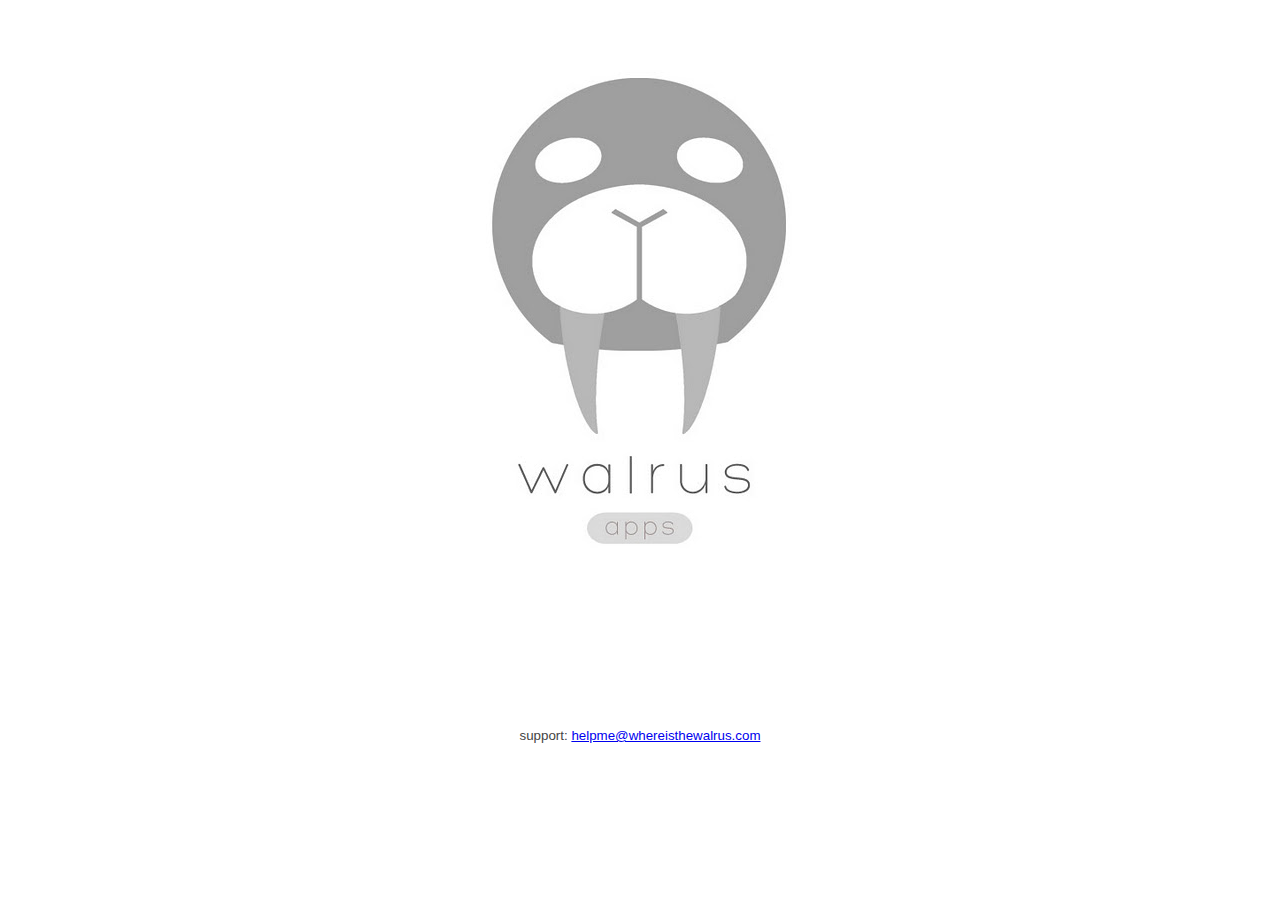
<file: index.html>
<html>
  <head>
    <title>Walrus Apps</title>
    <link rel="stylesheet" type="text/css" href="css/default.css" />
    <script type="text/javascript">
      var _gaq = _gaq || [];
      _gaq.push(['_setAccount', 'UA-30451047-1']);
      _gaq.push(['_trackPageview']);

      (function() {
        var ga = document.createElement('script'); ga.type = 'text/javascript'; ga.async = true;
        ga.src = ('https:' == document.location.protocol ? 'https://ssl' : 'http://www') + '.google-analytics.com/ga.js';
        var s = document.getElementsByTagName('script')[0]; s.parentNode.insertBefore(ga, s);
      })();
    </script>
  </head>
  <body>
    <img src="images/walrus.jpg" class="logo" />
    <p class="support">
      support: <a href="mailto:helpme@whereisthewalrus.com">helpme@whereisthewalrus.com</a>
    </p>
  </body>
</html>
</file>
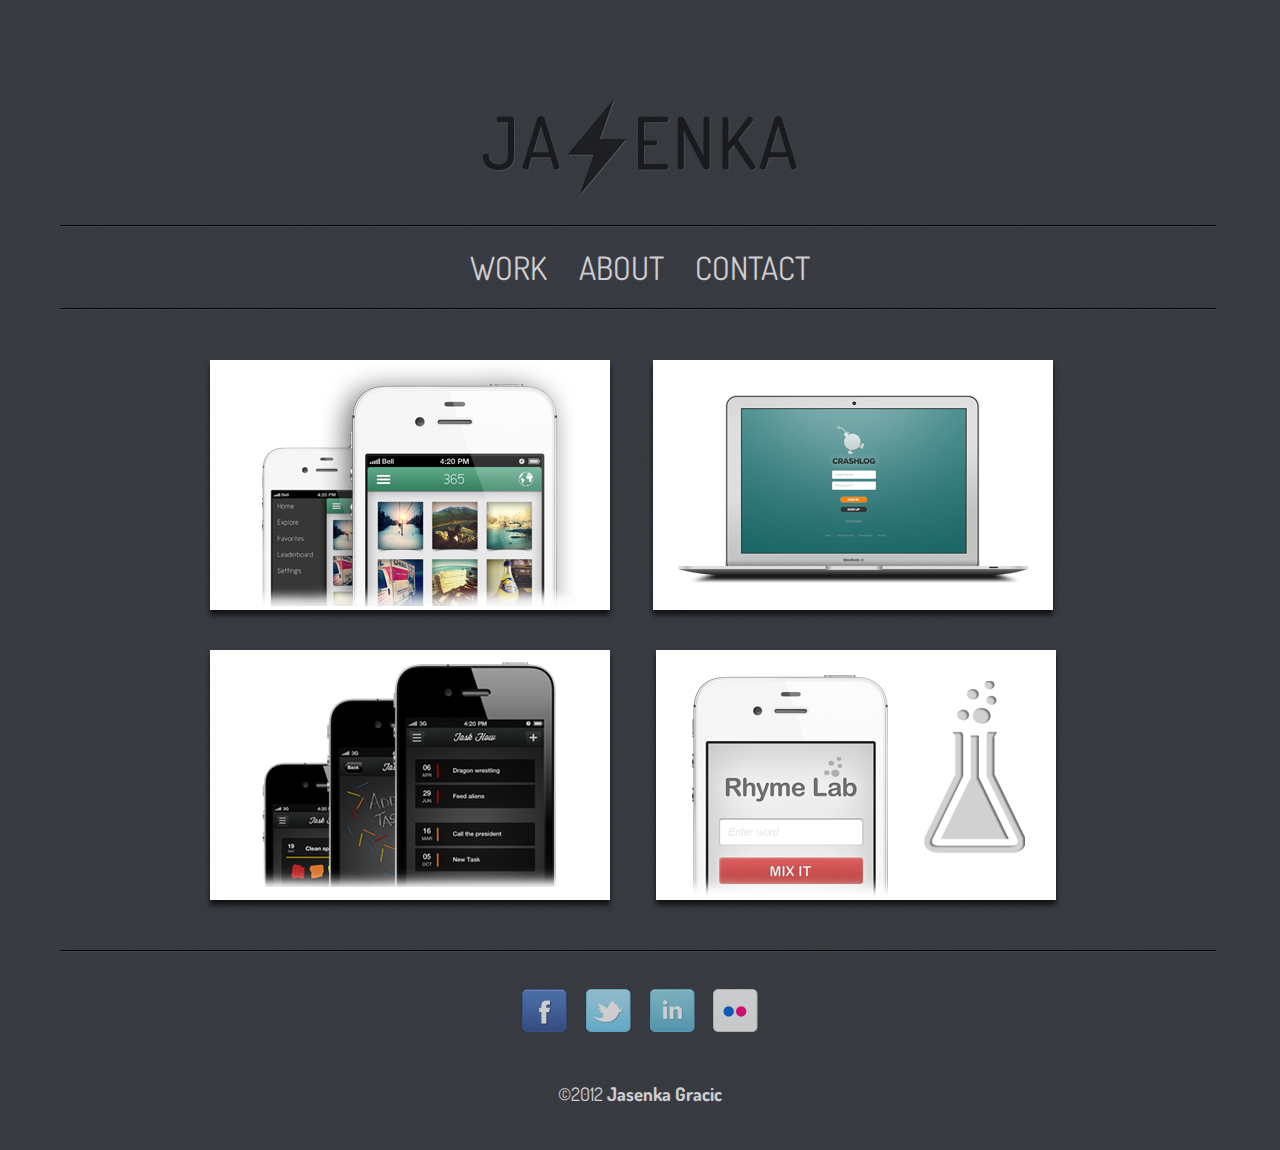
<file: jasenka/index.html>
<!DOCTYPE html>
<html lang="en">
	<head>
		<meta charset="utf-8" />

		<!-- Always force latest IE rendering engine (even in intranet) & Chrome Frame
		Remove this if you use the .htaccess -->
		<meta http-equiv="X-UA-Compatible" content="IE=edge,chrome=1" />

		<title>i am jasenka</title>
		<meta name="description" content="" />
		<meta name="author" content="THE LAB" />

		<meta name="viewport" content="width=device-width; initial-scale=1.0" />

		<!-- Replace favicon.ico & apple-touch-icon.png in the root of your domain and delete these references -->
		<link rel="shortcut icon" href="/favicon.ico" />
		<link rel="apple-touch-icon" href="/apple-touch-icon.png" />
		<link href='http://fonts.googleapis.com/css?family=Dosis:400,700' rel='stylesheet' type='text/css'>
		<link rel="stylesheet" href="style.css" type="text/css">
		<link href="css/lightbox.css" rel="stylesheet" />
		<script src="js/jquery-1.7.2.min.js"></script>
		<script src="js/lightbox.js"></script>

	</head>

	<body>

		<div>
			<header></header>
			<div class="line"></div>

			<nav>
				<a href="index.html">Work</a>
				<a href="about.html">About</a>
				<a href="#">Contact</a>
			</nav>

			<div class="line"></div>

			<div class="thebigbadbox">
				<div class="littleboxesonahillside">
					<div class="overlay">
						<p>
							365 DAYS
						</p>
					</div>
					<a href="images/365-full.png" rel="lightbox" title="365 Days for iOS"> <img src="images/365.png"> </a>
				</div>

				<a href="images/crashlog-full.png" rel="lightbox" title="Crashlog Beta (Web)">
				<div class="littleboxesonahillside">
					<div class="overlay">
						<p>
							CRASHLOG
						</p>
					</div>
					<img src="images/crashlog.png">
				</div> </a>

				<a href="images/taskflow-full.png" rel="lightbox" title="TaskFlow for iOS">
				<div class="littleboxesonahillside">
					<div class="overlay">
						<p>
							TASKFLOW
						</p>
					</div>
					<img src="images/taskflow.png">
				</div> </a>

				<a href="images/rhymelab-full.png" rel="lightbox" title="Rhyme Lab for iOS">
				<div class="littleboxesonahillside">
					<div class="overlay">
						<p>
							RHYME LAB
						</p>
					</div>
					<img src="images/rhymelab.png">
				</div> </a>

			</div>

			<div class="line"></div>

			<footer>

					<a href="#"><img src="images/facebook.png"></a>
					<a href="#"><img src="images/twitter.png"></a>
					<a href="#"><img src="images/linkedin.png"></a>
					<a href="#"><img src="images/flickr.png"></a>

<p>&copy;2012 <b>Jasenka Gracic</b></p>
				
			</footer>

		</div>

	</body>

	</style>
</html>
</file>
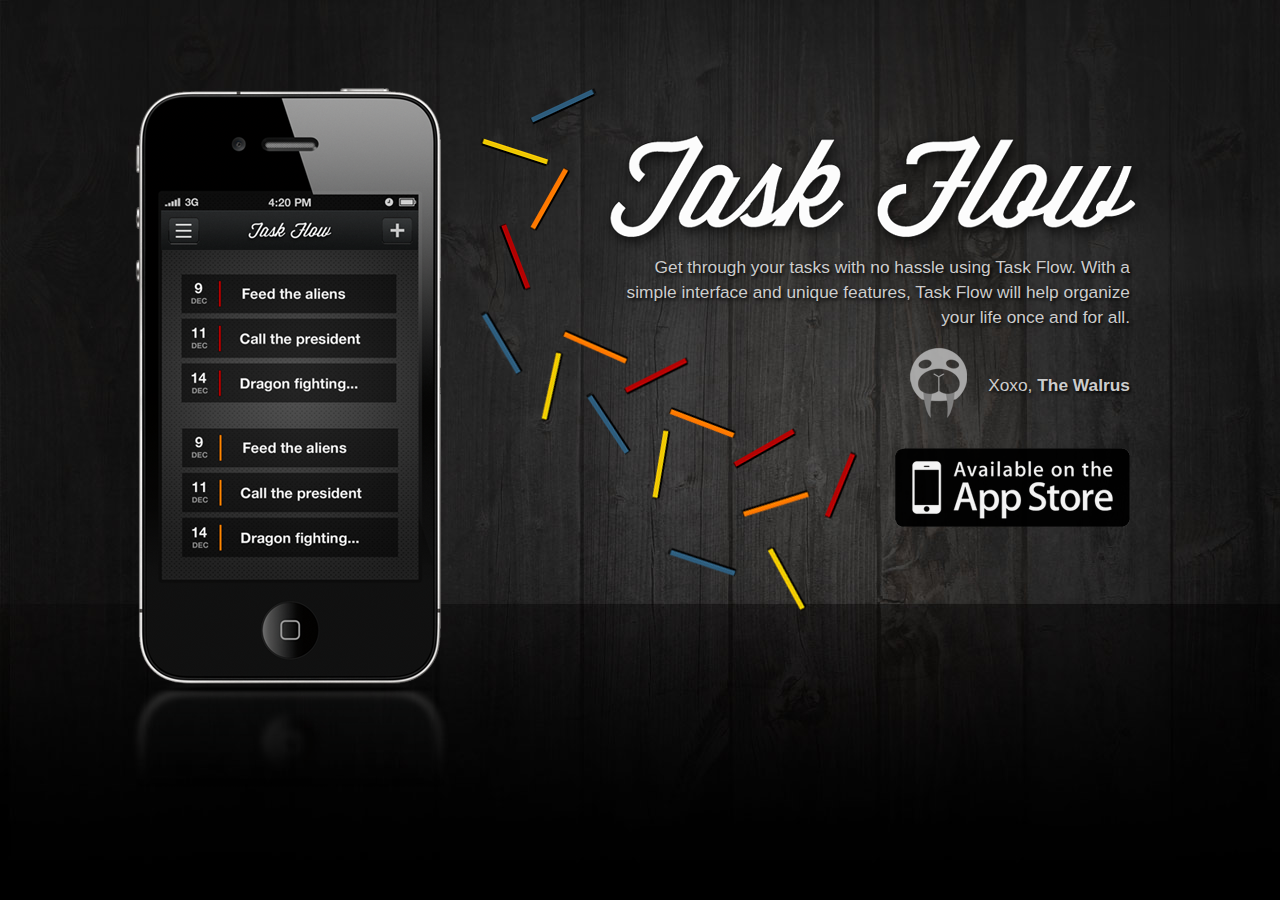
<file: taskflow/index.html>
<!DOCTYPE html>
<html lang="en">
<head>
  <meta charset="utf-8" />

  <!-- Always force latest IE rendering engine (even in intranet) & Chrome Frame 
       Remove this if you use the .htaccess -->
  <meta http-equiv="X-UA-Compatible" content="IE=edge,chrome=1" />

  <title>Task Flow by Walrus Apps</title>
  <meta name="description" content="" />
  <meta name="author" content="Jasenka Gracic" />

  <!-- Replace favicon.ico & apple-touch-icon.png in the root of your domain and delete these references -->
  <link rel="shortcut icon" href="/favicon.ico" />
  <link rel="apple-touch-icon" href="/apple-touch-icon.png" />
  <link href="stylesheet.css" rel="stylesheet" type="text/css" /> 
  <script type="text/javascript">
    var _gaq = _gaq || [];
    _gaq.push(['_setAccount', 'UA-30451047-1']);
    _gaq.push(['_trackPageview']);

    (function() {
      var ga = document.createElement('script'); ga.type = 'text/javascript'; ga.async = true;
      ga.src = ('https:' == document.location.protocol ? 'https://ssl' : 'http://www') + '.google-analytics.com/ga.js';
      var s = document.getElementsByTagName('script')[0]; s.parentNode.insertBefore(ga, s);
    })();
  </script>
</head>

<body>
	
	
	
<div class="container">
		
	<div class="app">
		<img src="assets/app-image.jpg">
	</div>
	
	<div class="title">
		<img src="assets/title.png">
	</div>
	
	<div class="sprinkles">
		<img src="assets/sprinkles.png">
	</div>
	
	<div class="mini-wally">
		<img src="assets/little-logo.png">
	</div>
	
	<div class="info">
<h3><p>Get through your tasks with no hassle using Task Flow. With
a simple interface and unique features, Task Flow will help
organize your life once and for all. 
<p><br>Xoxo, <b>The Walrus</b></p>
	</div>
		
	<div class="cta">
		<a href="http://itunes.apple.com/us/app/task-flow-time-task-tracking/id496356644?ls=1&mt=8"><img src="assets/app-store.png"></a>
	</div>
</div>




</body>
</html>
</file>
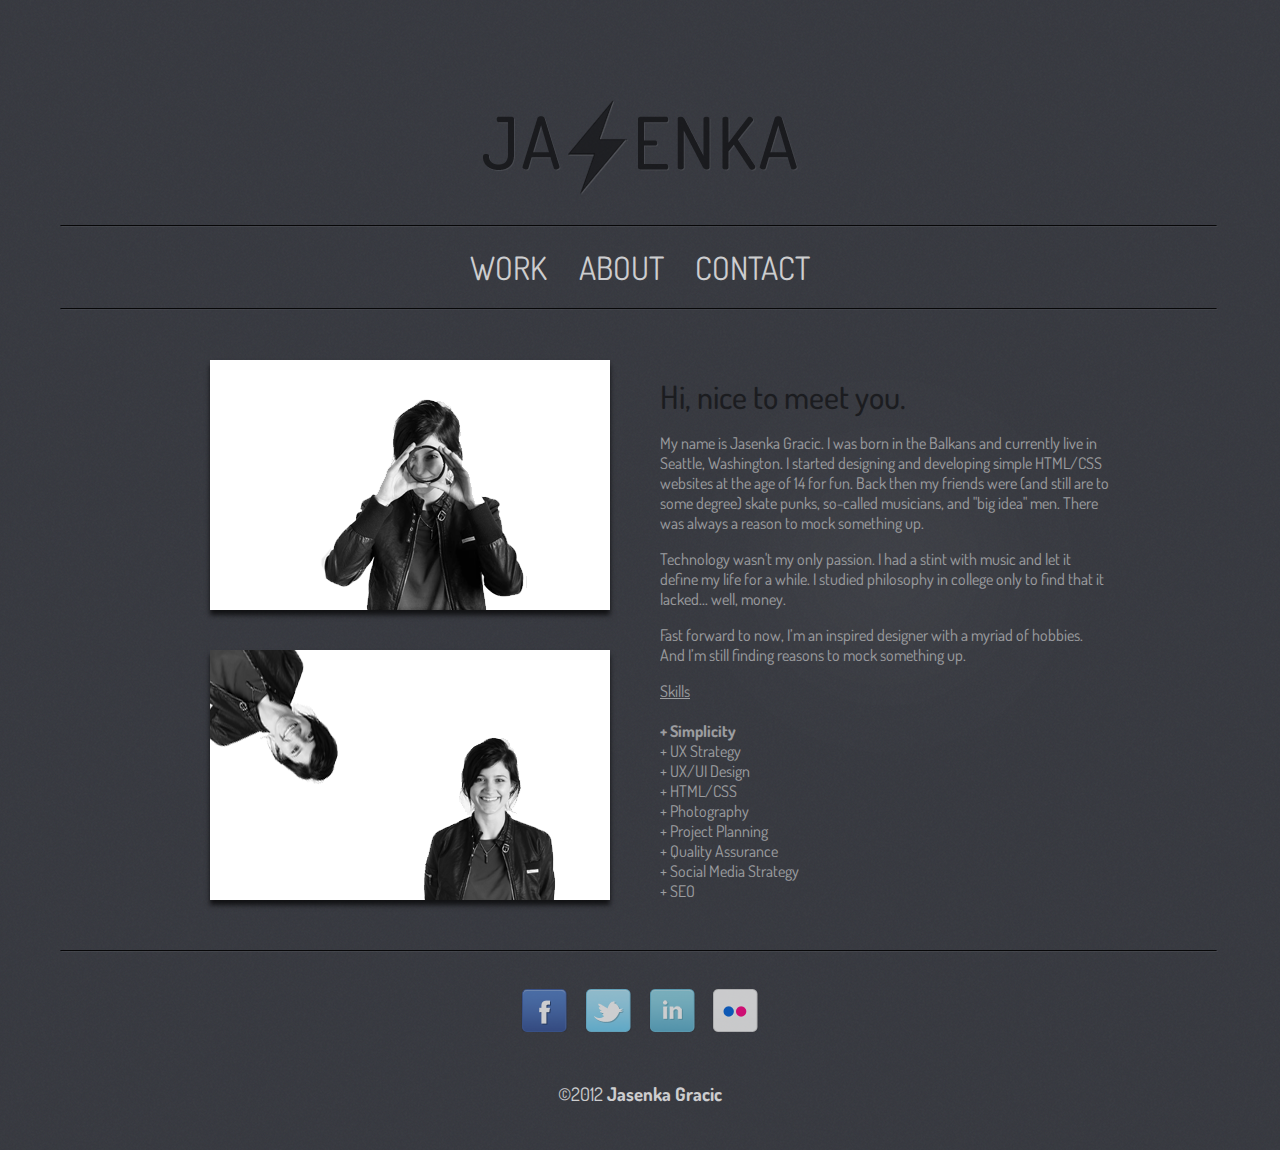
<file: jasenka/about.html>
<!DOCTYPE html>
<html lang="en">
	<head>
		<meta charset="utf-8" />

		<!-- Always force latest IE rendering engine (even in intranet) & Chrome Frame
		Remove this if you use the .htaccess -->
		<meta http-equiv="X-UA-Compatible" content="IE=edge,chrome=1" />

		<title>i am jasenka</title>
		<meta name="description" content="" />
		<meta name="author" content="THE LAB" />

		<meta name="viewport" content="width=device-width; initial-scale=1.0" />

		<!-- Replace favicon.ico & apple-touch-icon.png in the root of your domain and delete these references -->
		<link rel="shortcut icon" href="/favicon.ico" />
		<link rel="apple-touch-icon" href="/apple-touch-icon.png" />
		<link href='http://fonts.googleapis.com/css?family=Dosis:400,700' rel='stylesheet' type='text/css'>
		<link rel="stylesheet" href="style.css" type="text/css">
		<link href="css/lightbox.css" rel="stylesheet" />
		<script src="js/jquery-1.7.2.min.js"></script>
		<script src="js/lightbox.js"></script>

	</head>

	<body>

		<div>
			<header></header>
			<div class="line"></div>

			<nav>
				<a href="index.html">Work</a>
				<a href="about.html">About</a>
				<a href="#">Contact</a>
			</nav>

			<div class="line"></div>

			<div class="thebigbadbox">
				<div class="bio">
				<p><span style="color:#000; font-size:24pt; font-weight:500;">Hi, nice to meet you.</span></p>
				<p>
					My name is Jasenka Gracic. I was born in the Balkans and currently live in Seattle, Washington. 
					I started designing and developing simple HTML/CSS websites at the age of 14 for fun. 
					Back then my friends were (and still are to some degree) skate punks, so-called musicians, and "big idea" men. 
					There was always a reason to mock something up. 
				</p>
				<p> Technology wasn't my only passion. I had a stint with music and let it define my life for a while. I studied philosophy in college only 
					to find that it lacked... well, money. 
				</P>
					Fast forward to now, I’m an inspired designer with a myriad of hobbies. And I’m still finding reasons to mock something up.
				</p>
				<p>	
					<li><u>Skills</u></li>
					<br>
					<li><b>+ Simplicity</b></li>
					<li>+ UX Strategy</li>
					<li>+ UX/UI Design</li>
					<li>+ HTML/CSS</li>
					<li>+ Photography</li>
					<li>+ Project Planning</li>
					<li>+ Quality Assurance</li>
					<li>+ Social Media Strategy</li>
					<li>+ SEO</li>
				</div>
				<li>
					<div class="image">
						<img src="images/jasenka-1.png">
					</div>
				</li>
				<li>
					<div class="image">
						<img src="images/jasenka-2.png">
					</div>
				</li>

			</div>

			<div class="line"></div>

			<footer>

				<a href="#"><img src="images/facebook.png"></a>
				<a href="#"><img src="images/twitter.png"></a>
				<a href="#"><img src="images/linkedin.png"></a>
				<a href="#"><img src="images/flickr.png"></a>
				<p>
					&copy;2012 <b>Jasenka Gracic</b>
				</p>

			</footer>

		</div>

	</body>

	</style>
</html>
</file>
<file: css/default.css>
body {
  background-color: #FFF;
}

.logo {
  margin: 0 auto;
  display: block;
}

.support {
  margin: 0 auto;
  display: block;
  text-align: center;
  font: normal 10pt Arial,sans-serif;
  color: #444;
}
</file>
<file: jasenka/style.css>
body {
	font-family: 'Dosis', sans-serif;
	background: url('bg.png');
	background-repeat: repeat;
}

header {
	background-image: url('header.png');
	background-repeat: no-repeat;
	width: 315px;
	height: 125px;
	margin-top: 100px;
	margin-left: auto;
	margin-right: auto;
	display: block;
	position: relative;
	opacity: .7;
}

.line {
	background-image: url('line.png');
	background-repeat: no-repeat;
	padding: 1px;
	width: 1158px;
	margin: 0 auto;
}

nav {
	font-family: 'Dosis', sans-serif;
	font-size: 12pt;
	color: #ffffff;
	word-spacing: 0.3in;
	padding: 20px;
	text-align: center;
	margin: 0;
	opacity: .75;
}

a {
	color: #ffffff;
	text-decoration: none;
	text-transform: uppercase;
	font-size: 24pt;
}

a:hover {
	color: #ce4040;
	text-decoration: none;
	text-transform: uppercase;
}

h1 {
	color: orange;
	text-align: center;
}

p {
}

.bio {
	background-image:url('images/bio-poof.png');
	background-repeat: no-repeat;
	position: absolute;
	width: 450px;
	height: 400px;
	margin: 20px 470px;
	color:#fff;
	opacity:.5;
	font-size:12pt;

}


.thebigbadbox {
	margin: 30px auto;
	width: 900px;
}

.image {
	-webkit-box-shadow: 0 5px 5px rgba(0,0,0, .7);
	-moz-box-shadow: 0 5px 5px rgba(0, 0, 0, 0.7);
	box-shadow: 0 5px 5px rgba(0, 0, 0, 0.7);
	width: 400px;
	height: 250px;
	background-color: #fff;
	display: inline-block;
	margin: 20px;
	padding: 0px;
	position: relative;
}
.littleboxesonahillside {
	-webkit-box-shadow: 0 5px 5px rgba(0,0,0, .7);
	-moz-box-shadow: 0 5px 5px rgba(0, 0, 0, 0.7);
	box-shadow: 0 5px 5px rgba(0, 0, 0, 0.7);
	width: 400px;
	height: 250px;
	background-color: #fff;
	display: inline-block;
	margin: 20px;
	padding: 0px;
	position: relative;
}
.littleboxesonahillside:hover {
	opacity: 0.8;
	width: 400px;
	height: 250px;
	background: #ce4040;
	color: #a41800;
}
.littleboxesonahillside img:hover {
	opacity: 0.1;
	background: #ce4040;
}
.overlay {
	position: absolute;
	top: 0;
	width: 100%;
	height: 100%;
	display: none;
}
.overlay p {
	display: table-cell;
	vertical-align: middle;
	text-align: center;
	color: #fff;
	font-weight: bold;
	font-size: 28pt;
}
.littleboxesonahillside:hover .overlay {
	display: table;
}
footer {
	font-family: 'Dosis', sans-serif;
	font-size: 14pt;
	color: #ffffff;
	padding: 20px;
	text-align: center;
	margin: 0;
	opacity: .75;
	height: 150px;
	position: relative;
	display: block;
	line-height: 50px;
}

li {
	display: block;
}
</file>
<file: taskflow/stylesheet.css>
body {
	background-image: url('assets/bg.jpg');
	background-attachment: fixed;
	background-repeat: repeat-x;
	background-color: #000000;
	min-width: 800px;
}

.container {
	position: relative;
	margin-left: auto;
	margin-right: auto;
	top: 80px;
	left: 0px;
	width: 1020px;

}
a:link {cursor: hand;}

.app {
	position: absolute;
}

.title {
	position: absolute;
	top: 40px;
	left: 470px;
}

.sprinkles {
	position: absolute;
	left: 350px;	
}

.cta {
	position: absolute;
	top: 360px;
	left: 765px;
}

.mini-wally {
	position: absolute;
	top: 260px;
	left: 780px;
}

.info {
	position: absolute;
	width: 510px;
	height: 200px;
	top: 150px;
	left: 490px;
}

h3 {font-family: Helvetica; font-size: 13pt; font-weight: normal; text-shadow: black 0.1em 0.1em 0.2em; line-height:25px; color: #cccccc; text-align:right;}
</file>
